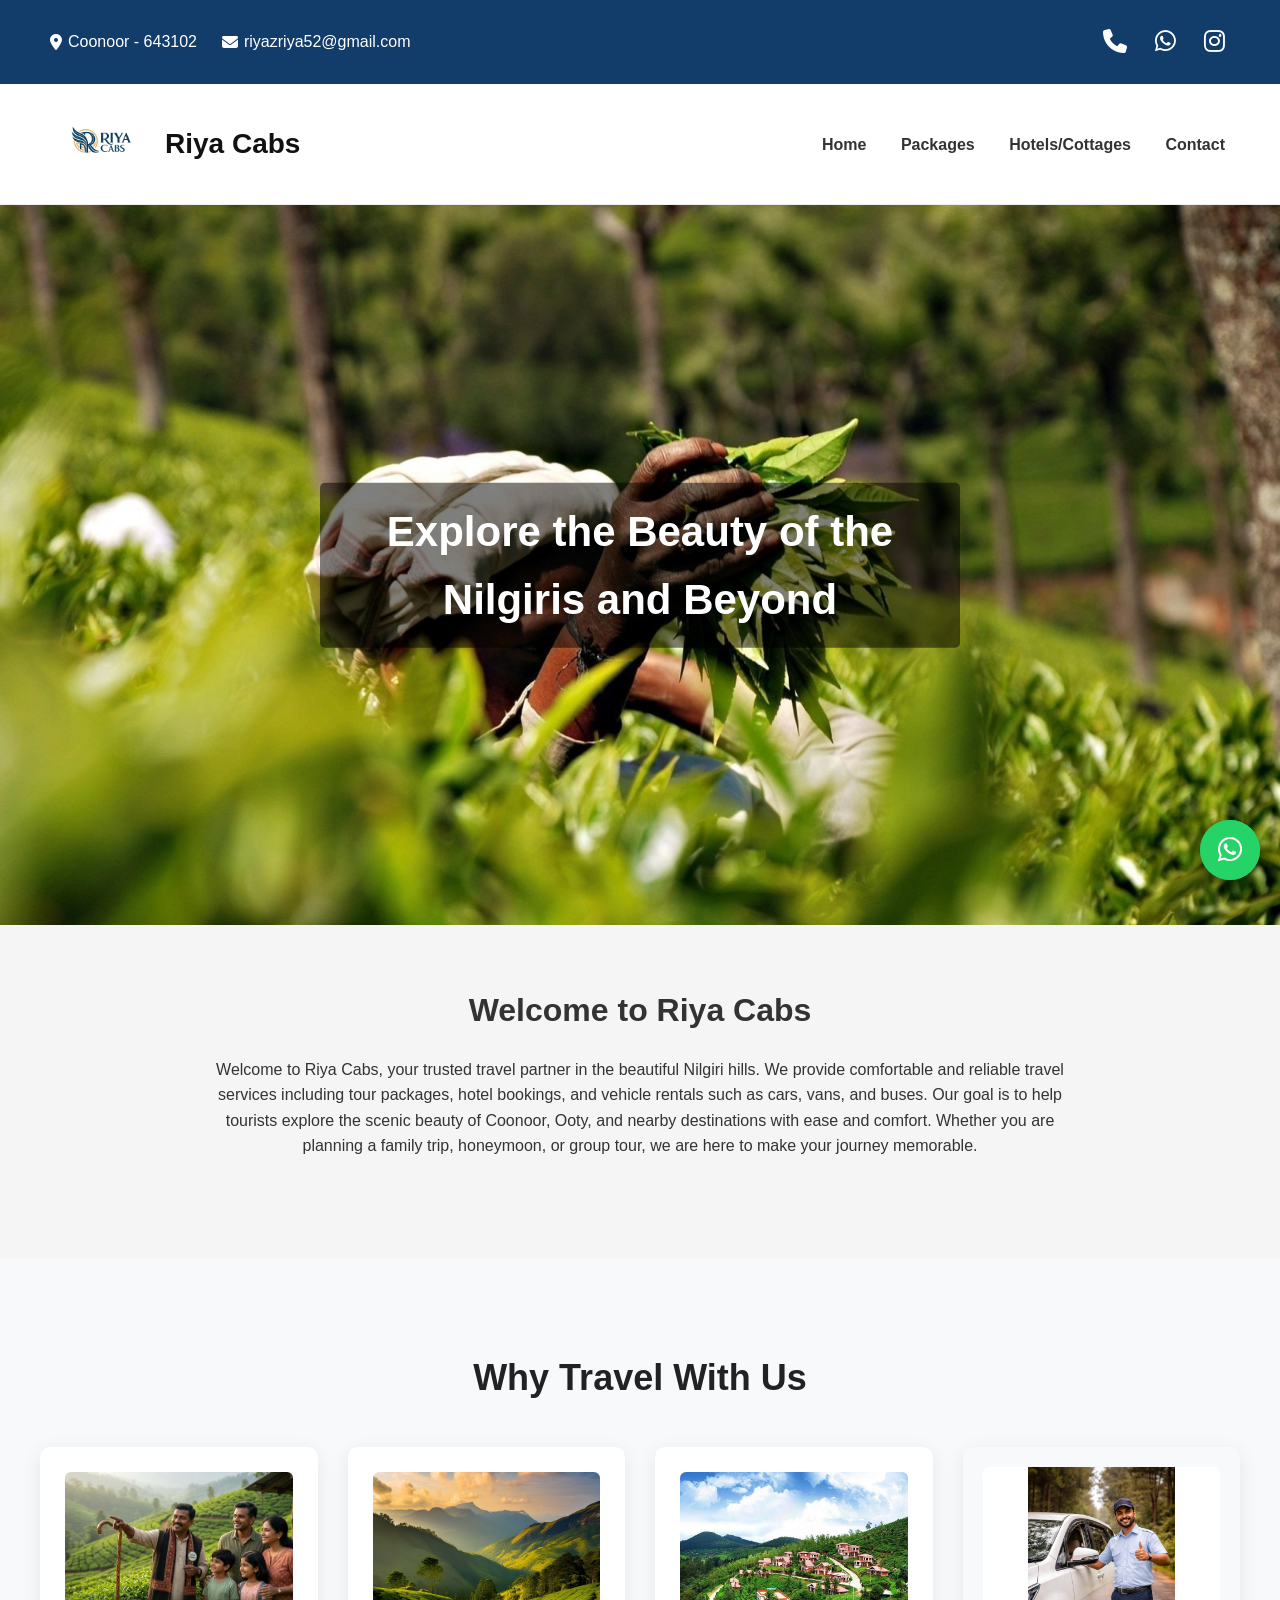
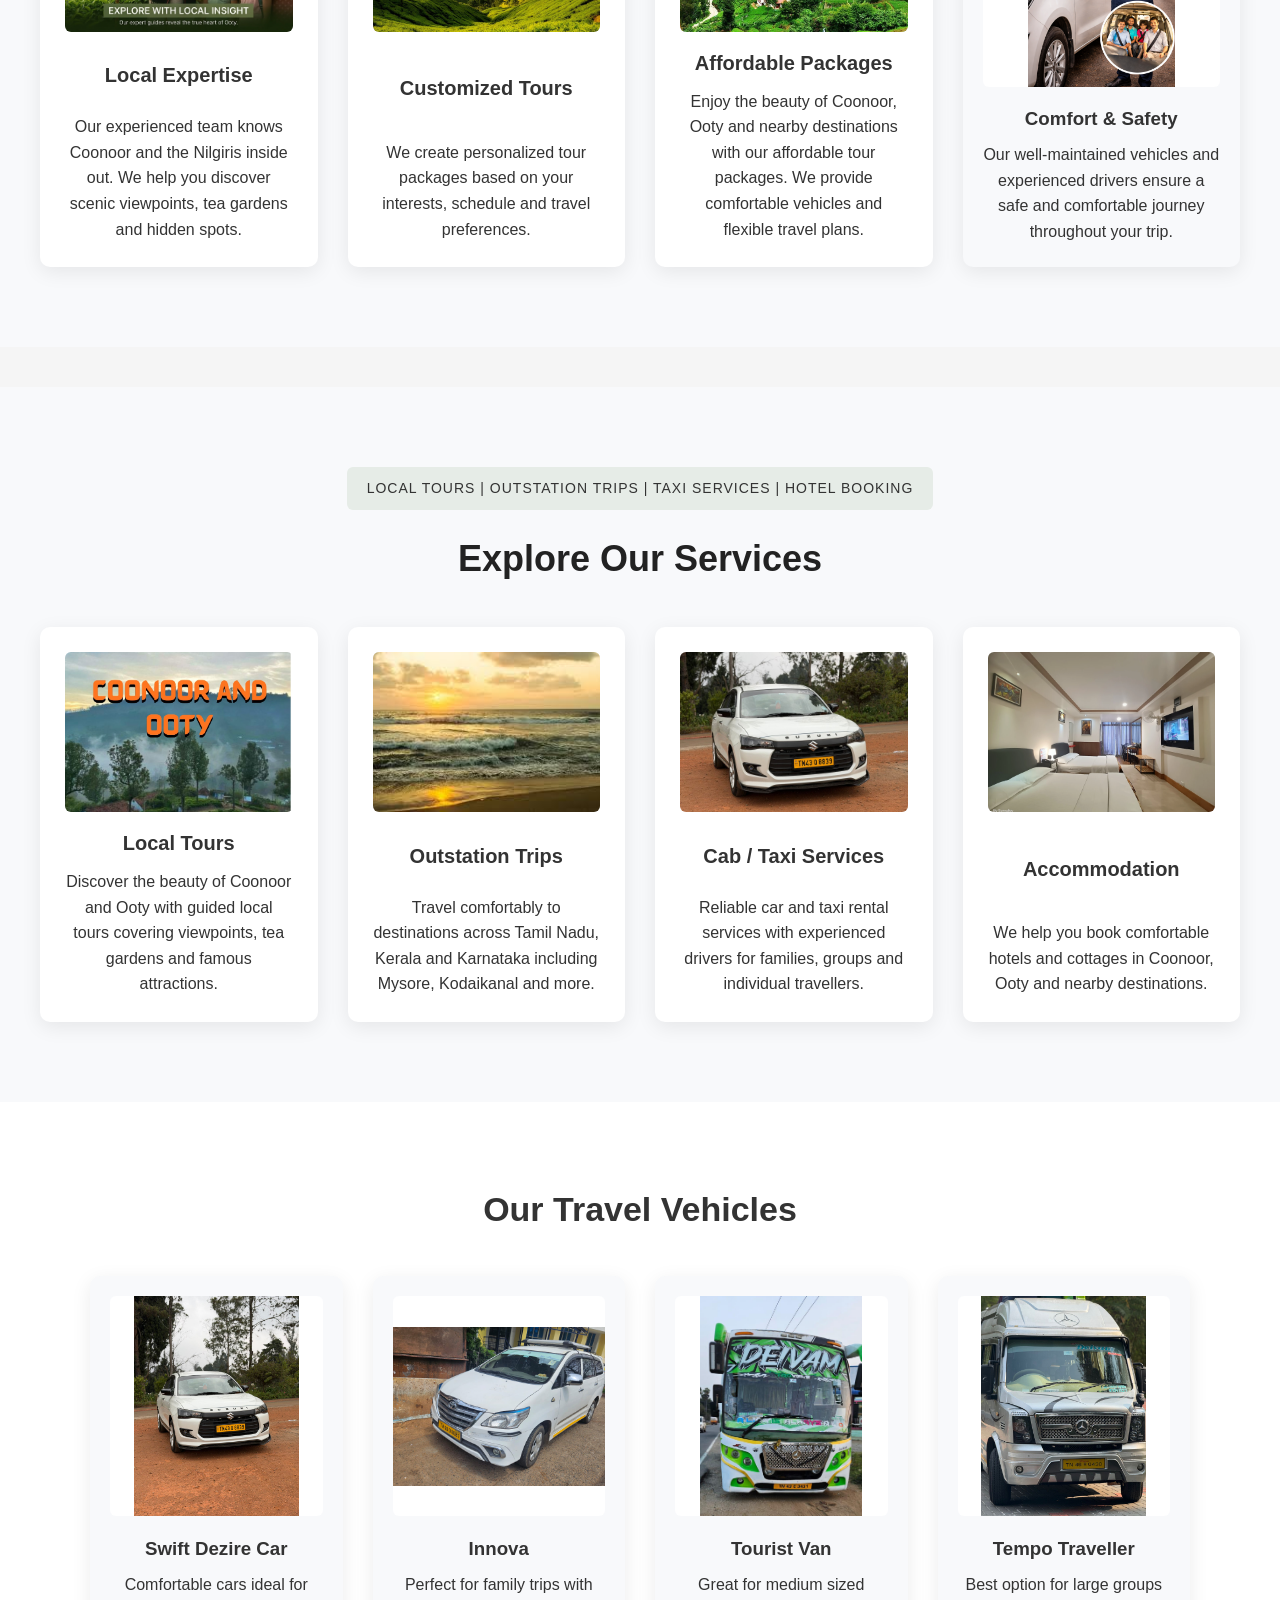
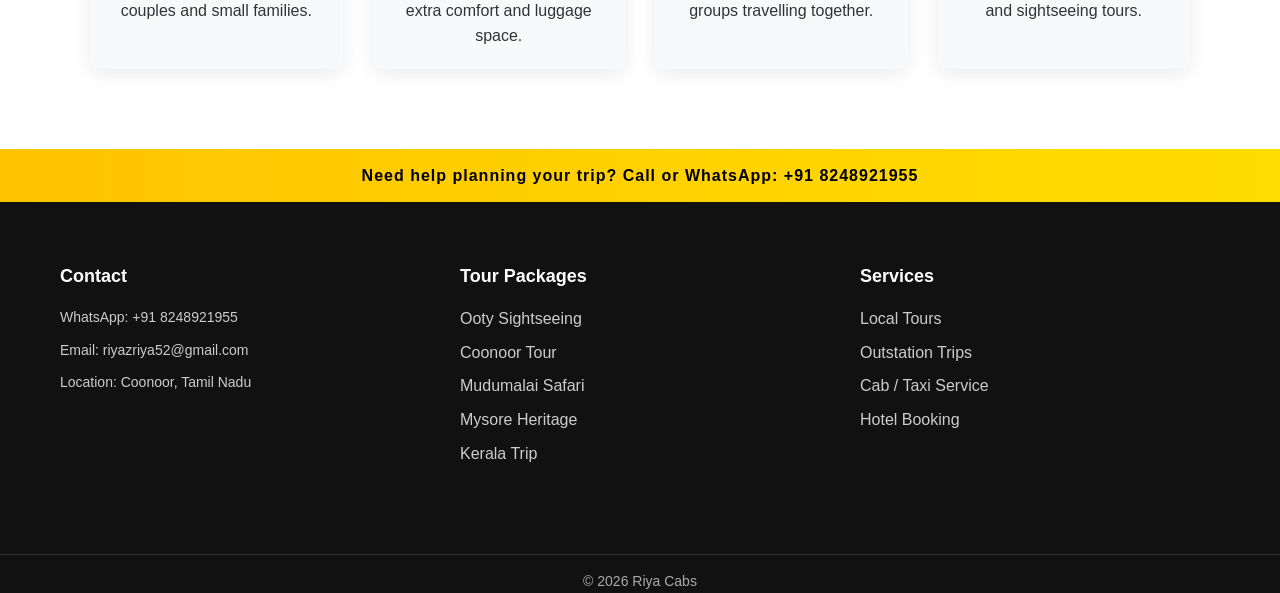
<file: index.html>
<!DOCTYPE html>
<html lang="en">
<head>
<meta charset="UTF-8">
<title>Riya Cabs | Taxi Service in Coonoor & Ooty | Airport Pickup</title>
<meta charset="UTF-8">
<meta name="description" content="Riya Cabs offers reliable taxi service in Coonoor and Ooty. Book sightseeing tours, tour packages, Mudumalai safari and airport pickup from Coimbatore or Bangalore airport.">
<meta name="google-site-verification" content="k3hba6SouyIy3YhAsFJu_Fck9pMv2CCDf76hlr6nIM0" />
<link rel="stylesheet" href="css/style.css">
<link rel="stylesheet" href="https://cdnjs.cloudflare.com/ajax/libs/font-awesome/6.5.0/css/all.min.css">
<link rel="icon" href="/images/favicon.png">
<link rel="shortcut icon" href="/images/favicon.png">
</head>
<a href="https://wa.me/918248921955" class="whatsapp-float" target="_blank">
    💬
</a>


<body>

<div class="top-bar">

<div class="top-left">
<span>
<i class="fa-solid fa-location-dot"></i>
Coonoor - 643102
</span>

<span>
<i class="fa-solid fa-envelope"></i>
<a href="mailto:riyazriya52@gmail.com">
riyazriya52@gmail.com
</a>
</span>
</div>

<div class="top-right">

<a href="tel:+916382733402">
<i class="fa-solid fa-phone"></i>
</a>

<a href="https://wa.me/918248921955" target="_blank">
<i class="fa-brands fa-whatsapp"></i>
</a>

<a href="https://www.instagram.com/riyaz_carlos__" target="_blank">
<i class="fa-brands fa-instagram"></i>
</a>

</div>

</div>

<!-- MAIN HEADER -->
<header class="main-header">

<div class="logo">
<img src="../images/Logo.jpg" alt="Riya Cabs Logo">
<span>Riya Cabs</span>
</div>

<nav>

<a href="index.html">Home</a>
<a href="/packages/">Packages</a>
<a href="/hotels-and-cottages-coonoor-ooty/">Hotels/Cottages</a>
<a href="/contact/">Contact</a>

</nav>

</header>

<!-- Hero Section -->
<section class="hero-slider">

<div class="slide active">
    <img src="images/AuntyHoldingtea.jpg">
</div>

<div class="slide">
<img src="images/boat.avif">
</div>

<div class="slide">
<img src="images/coonoor-mountain-train-1024x576.jpg">
</div>

<div class="slide">
<img src="images/tealeaves.jpg">
</div>

<div class="hero-text">
<h1>Explore the Beauty of the Nilgiris and Beyond</h1>
</div>

</section>


<!-- Intro Section -->
<section class="intro">

<h2>Welcome to Riya Cabs</h2>

<p>
Welcome to Riya Cabs, your trusted travel partner in the beautiful Nilgiri hills. 
We provide comfortable and reliable travel services including tour packages, hotel bookings, and vehicle rentals such as cars, vans, and buses.

Our goal is to help tourists explore the scenic beauty of Coonoor, Ooty, and nearby destinations with ease and comfort.

Whether you are planning a family trip, honeymoon, or group tour, we are here to make your journey memorable.
</p>

</section>


<!-- Why Travel With Us -->
<section class="services-section">

<div class="services-header">

<h2>Why Travel With Us</h2>

</div>

<div class="services-grid">

<div class="service-card">
<img src="images/LocalGuide.jpg">
<h3>Local Expertise</h3>
<p>
Our experienced team knows Coonoor and the Nilgiris inside out.
We help you discover scenic viewpoints, tea gardens and hidden spots.
</p>
</div>

<div class="service-card">
<img src="images/Nature10.jpg">
<h3>Customized Tours</h3>
<p>
We create personalized tour packages based on your interests,
schedule and travel preferences.
</p>
</div>

<div class="service-card">
<img src="images/NatureWithHouses.jpg">
<h3>Affordable Packages</h3>
<p>
Enjoy the beauty of Coonoor, Ooty and nearby destinations with our affordable tour packages.
We provide comfortable vehicles and flexible travel plans.
</p>
</div>

<div class="vehicle-card img">
<img src="images/AISafeTravel.jpg">
<h3>Comfort & Safety</h3>
<p>
Our well-maintained vehicles and experienced drivers ensure a safe
and comfortable journey throughout your trip.
</p>
</div>

</div>

</section>


<!-- What We Offer -->
<section class="services-section">

<div class="services-header">

<span class="services-tag">
LOCAL TOURS | OUTSTATION TRIPS | TAXI SERVICES | HOTEL BOOKING
</span>

<h2>Explore Our Services</h2>

</div>

<div class="services-grid">

<div class="service-card">

<img src="images/CoonoorandOoty5.jpg" alt="Ooty">

<h3>Local Tours</h3>

<p>
Discover the beauty of Coonoor and Ooty with guided local tours covering viewpoints, tea gardens and famous attractions.
</p>

</div>


<div class="service-card">

<img src="images/Beach.jpg" alt="Kerala">


<h3>Outstation Trips</h3>

<p>
Travel comfortably to destinations across Tamil Nadu, Kerala and Karnataka including Mysore, Kodaikanal and more.
</p>

</div>


<div class="service-card">

<img src="images/car2.jpeg" alt="Taxi">

<h3>Cab / Taxi Services</h3>

<p>
Reliable car and taxi rental services with experienced drivers for families, groups and individual travellers.
</p>

</div>


<div class="service-card">

<img src="images/StayRoom2.webp">

<h3>Accommodation</h3>

<p>
We help you book comfortable hotels and cottages in Coonoor, Ooty and nearby destinations.
</p>

</div>

</div>

</section>


<section class="vehicles-section">

<h2>Our Travel Vehicles</h2>

<div class="vehicles-grid">

<div class="vehicle-card">
<img src="images/car2.jpeg">
<h3>Swift Dezire Car</h3>
<p>Comfortable cars ideal for couples and small families.</p>
</div>

<div class="vehicle-card">
<img src="/images/Innova.jpg">
<h3>Innova</h3>
<p>Perfect for family trips with extra comfort and luggage space.</p>
</div>

<div class="vehicle-card">
<img src="/images/Van.jpg" class="vehicle-img">
<h3>Tourist Van</h3>
<p>Great for medium sized groups travelling together.</p>
</div>

<div class="vehicle-card">
<img src="images/TempoFront.jpeg">
<h3>Tempo Traveller</h3>
<p>Best option for large groups and sightseeing tours.</p>
</div>

</div>

</section>

<!-- Footer -->
<footer class="footer">

<div class="support-bar">
Need help planning your trip? Call or WhatsApp: +91 8248921955
</div>

<div class="footer-container">

<div class="footer-col">
<h3>Contact</h3>
<p>WhatsApp: +91 8248921955</p>
<p>Email: riyazriya52@gmail.com</p>
<p>Location: Coonoor, Tamil Nadu</p>
</div>

<div class="footer-col">
<h3>Tour Packages</h3>
<ul>
<li>Ooty Sightseeing</li>
<li>Coonoor Tour</li>
<li>Mudumalai Safari</li>
<li>Mysore Heritage</li>
<li>Kerala Trip</li>
</ul>
</div>

<div class="footer-col">
<h3>Services</h3>
<ul>
<li>Local Tours</li>
<li>Outstation Trips</li>
<li>Cab / Taxi Service</li>
<li>Hotel Booking</li>
</ul>
</div>

</div>

<div class="footer-bottom">
© 2026 Riya Cabs
</div>

</footer>

<script>

let slides = document.querySelectorAll(".slide");
let index = 0;

function showSlides(){

slides[index].classList.remove("active");

index++;

if(index >= slides.length){
index = 0;
}

slides[index].classList.add("active");

}

setInterval(showSlides,4000);


</script>

<a href="https://wa.me/918248921955?text=Hello%20Riya%20Cabs,%20I%20want%20to%20book%20a%20tour."
class="whatsapp-float"
target="_blank">

<i class="fa-brands fa-whatsapp"></i>

</body>
</html>
</file>
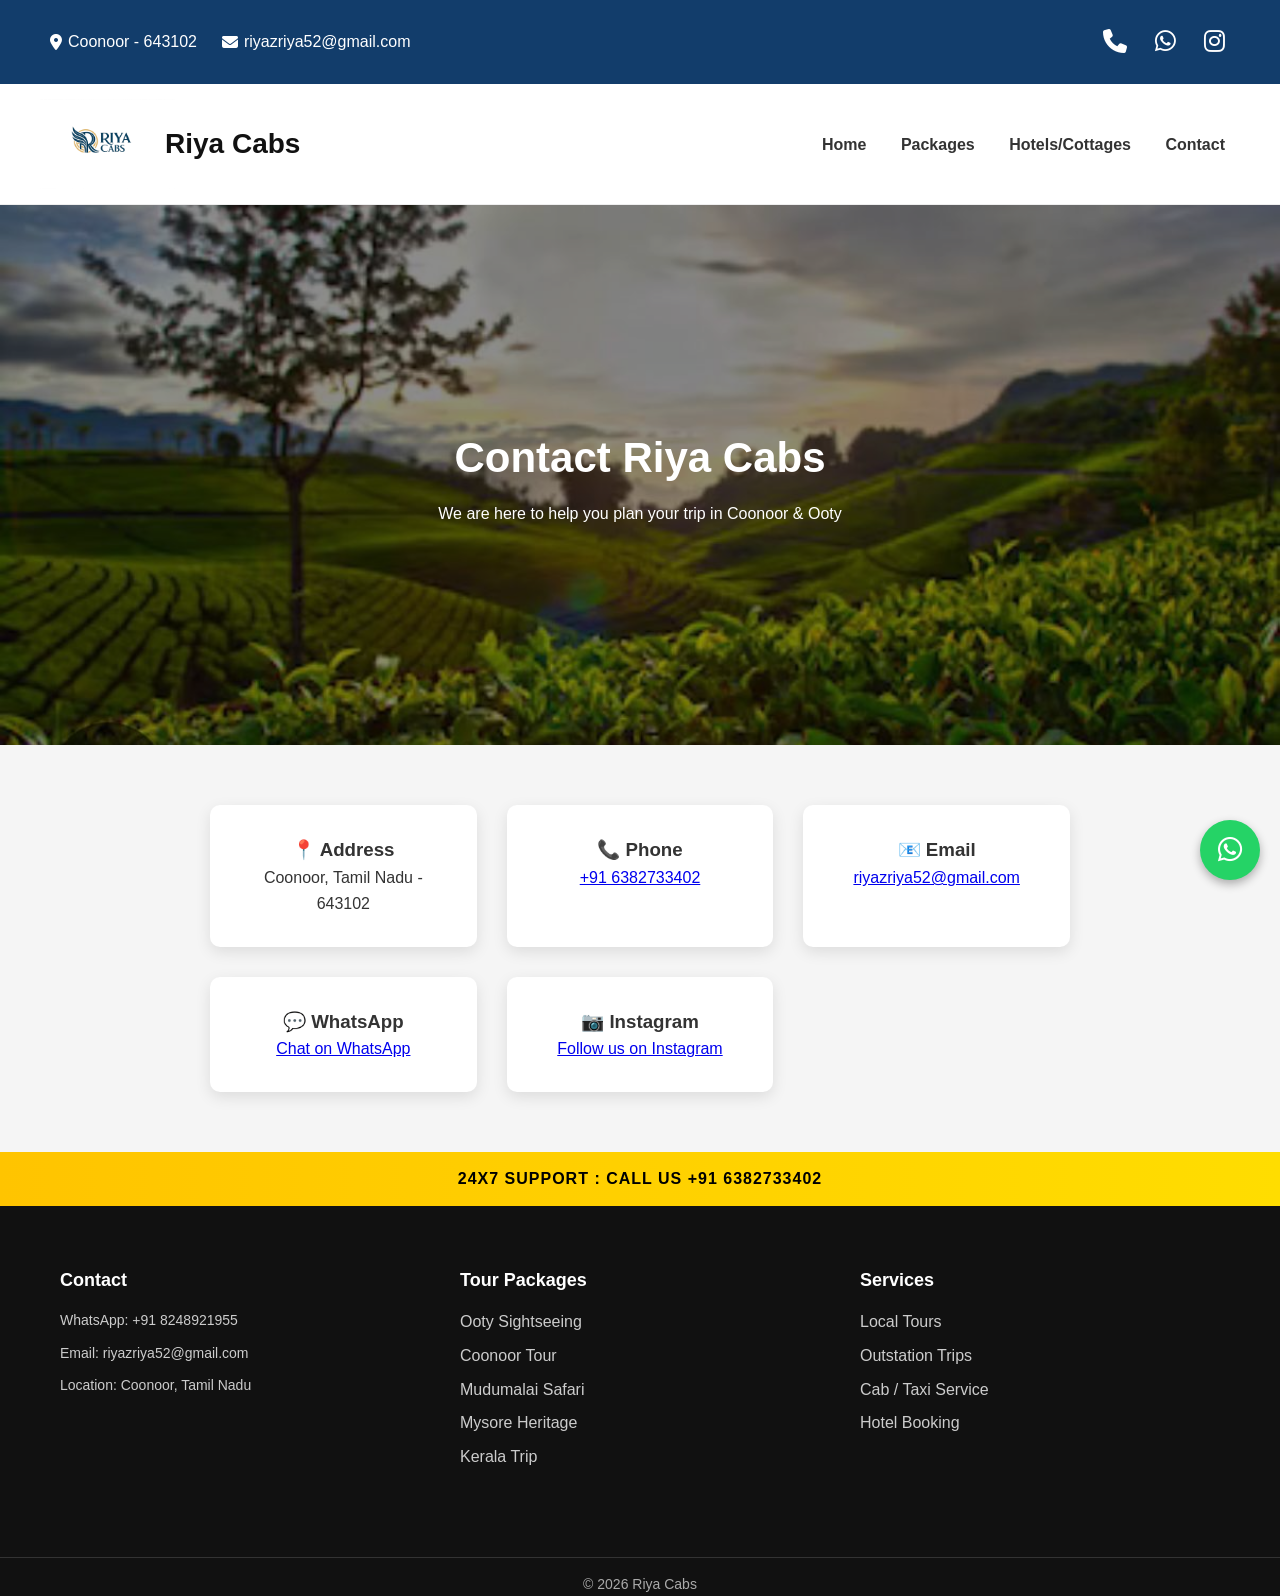
<file: contact/index.html>
<!DOCTYPE html>
<html lang="en">
<head>
<meta charset="UTF-8">
<title>Hotels & Cottages in Coonoor Ooty | Homestay Booking</title>
<meta name="description" content="Contact Riya Cabs for taxi booking in Coonoor and Ooty. Call or WhatsApp for tour packages, sightseeing trips, hotel booking and airport pickup from Coimbatore or Bangalore airport.">
<link rel="stylesheet" href="../css/style.css">
<link rel="stylesheet" href="https://cdnjs.cloudflare.com/ajax/libs/font-awesome/6.5.0/css/all.min.css">
</head>

<body>

    <div class="top-bar">

<div class="top-left">
<span>
<i class="fa-solid fa-location-dot"></i>
Coonoor - 643102
</span>

<span>
<i class="fa-solid fa-envelope"></i>
<a href="mailto:riyazriya52@gmail.com">
riyazriya52@gmail.com
</a>
</span>
</div>

<div class="top-right">

<a href="tel:+916382733402">
<i class="fa-solid fa-phone"></i>
</a>

<a href="https://wa.me/918248921955" target="_blank">
<i class="fa-brands fa-whatsapp"></i>
</a>

<a href="https://www.instagram.com/riyaz_carlos__" target="_blank">
<i class="fa-brands fa-instagram"></i>
</a>

</div>

</div>


<header class="main-header">

<div class="logo">
<img src="../images/Logo.jpg" alt="Riya Cabs Logo">
<span>Riya Cabs</span>
</div>

<nav>
<a href="../index.html">Home</a>
<a href="/packages/">Packages</a>
<a href="/hotels-and-cottages-coonoor-ooty/">Hotels/Cottages</a>
<a href="/contact/">Contact</a>
</nav>

</header>

<section class="page-hero contact-hero">

<h1>Contact Riya Cabs</h1>
<p>We are here to help you plan your trip in Coonoor & Ooty</p>

</section>

<!-- Contact Cards -->
<section class="contact-container">

<div class="contact-box">
<h3>📍 Address</h3>
<p>Coonoor, Tamil Nadu - 643102</p>
</div>

<div class="contact-box">
<h3>📞 Phone</h3>
<p>
<a href="tel:+916382733402">+91 6382733402</a>
</p>
</div>

<div class="contact-box">
<h3>📧 Email</h3>
<p>
<a href="mailto:riyazriya52@gmail.com">
riyazriya52@gmail.com
</a>
</p>
</div>

<div class="contact-box">
<h3>💬 WhatsApp</h3>
<p>
<a href="https://wa.me/918248921955" target="_blank">
Chat on WhatsApp
</a>
</p>
</div>

<div class="contact-box">
<h3>📷 Instagram</h3>
<p>
<a href="https://www.instagram.com/riyaz_carlos__" target="_blank">
Follow us on Instagram
</a>

</p>
</div>

</section>


<!-- Footer -->
<footer class="footer">

<div class="support-bar">
24X7 SUPPORT : CALL US +91 6382733402
</div>

<div class="footer-container">

<div class="footer-col">
<h3>Contact</h3>
<p>WhatsApp: +91 8248921955</p>
<p>Email: riyazriya52@gmail.com</p>
<p>Location: Coonoor, Tamil Nadu</p>
</div>

<div class="footer-col">
<h3>Tour Packages</h3>
<ul>
<li>Ooty Sightseeing</li>
<li>Coonoor Tour</li>
<li>Mudumalai Safari</li>
<li>Mysore Heritage</li>
<li>Kerala Trip</li>
</ul>
</div>

<div class="footer-col">
<h3>Services</h3>
<ul>
<li>Local Tours</li>
<li>Outstation Trips</li>
<li>Cab / Taxi Service</li>
<li>Hotel Booking</li>
</ul>
</div>

</div>

<div class="footer-bottom">
© 2026 Riya Cabs
</div>

</footer>

<a href="https://wa.me/918248921955?text=Hello%20Riya%20Cabs,%20I%20want%20to%20book%20a%20tour."
class="whatsapp-float"
target="_blank">

<i class="fa-brands fa-whatsapp"></i>

</body>
</html>
</file>
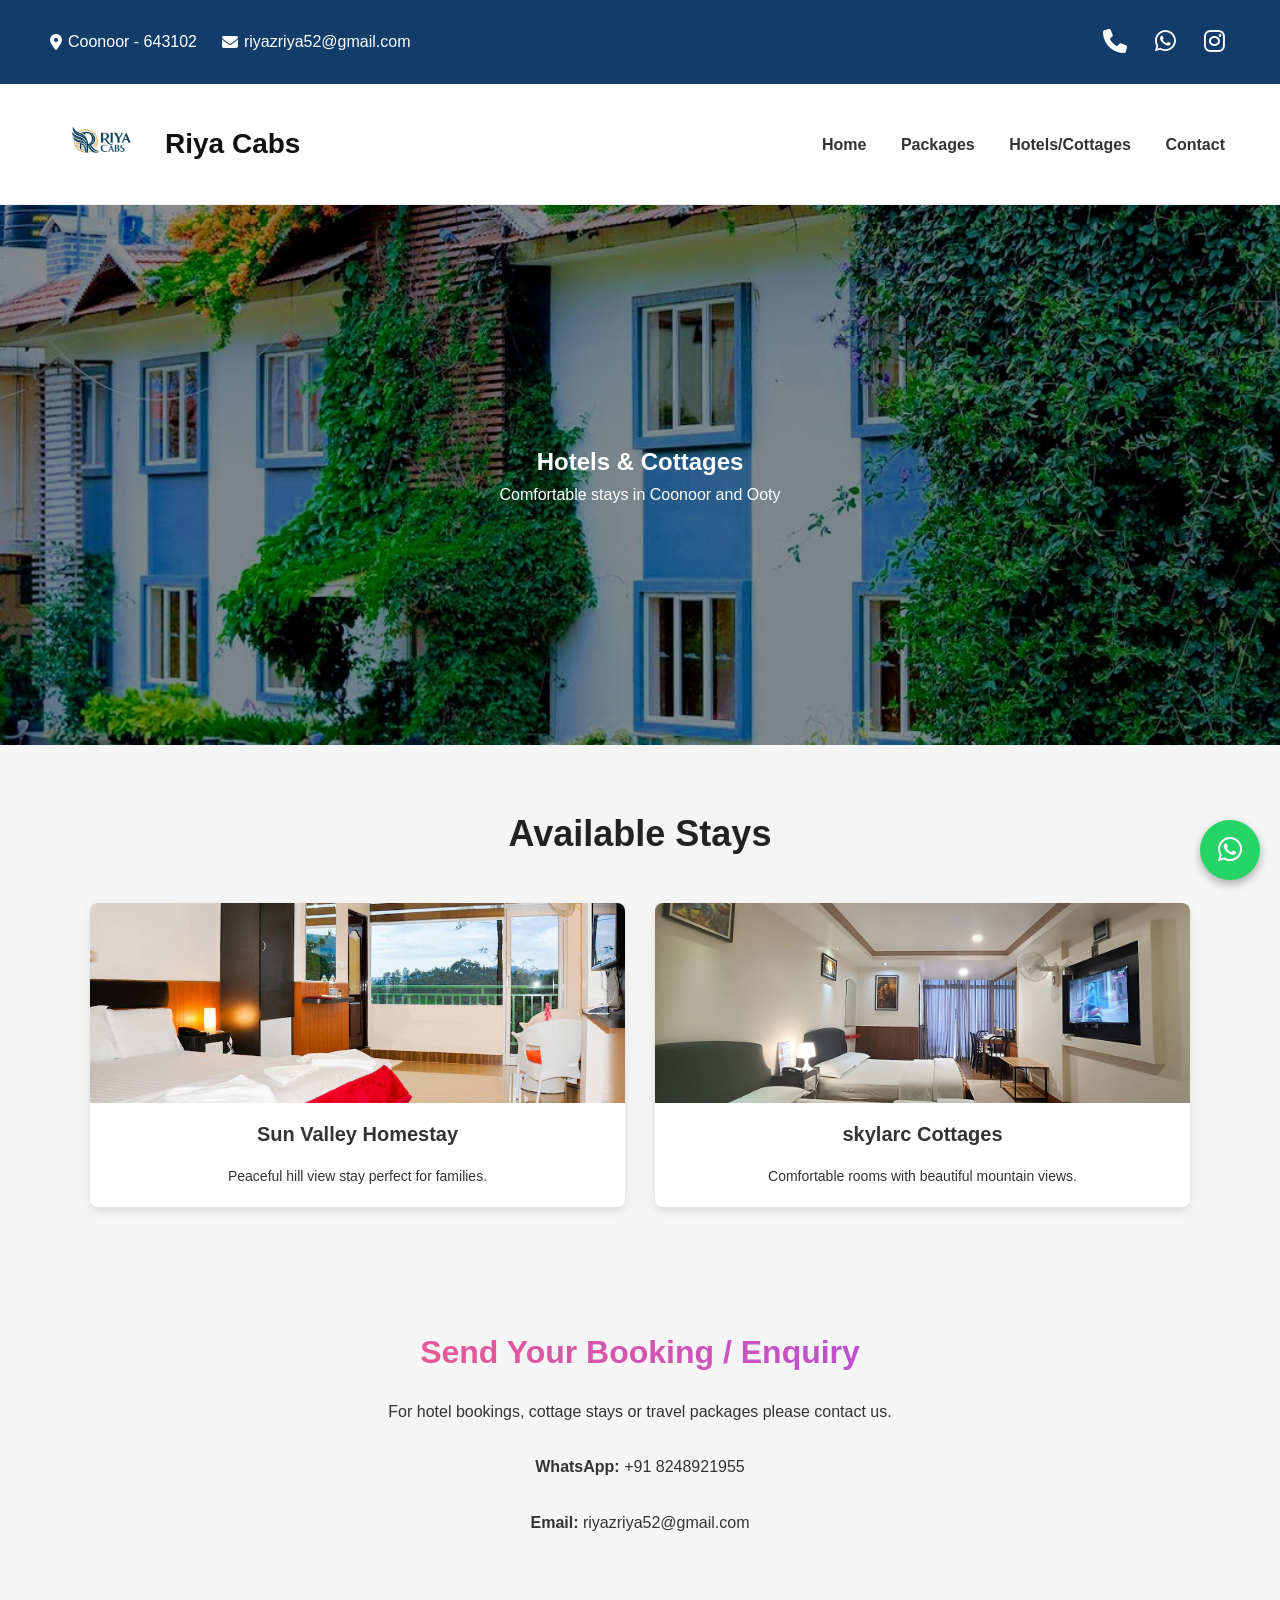
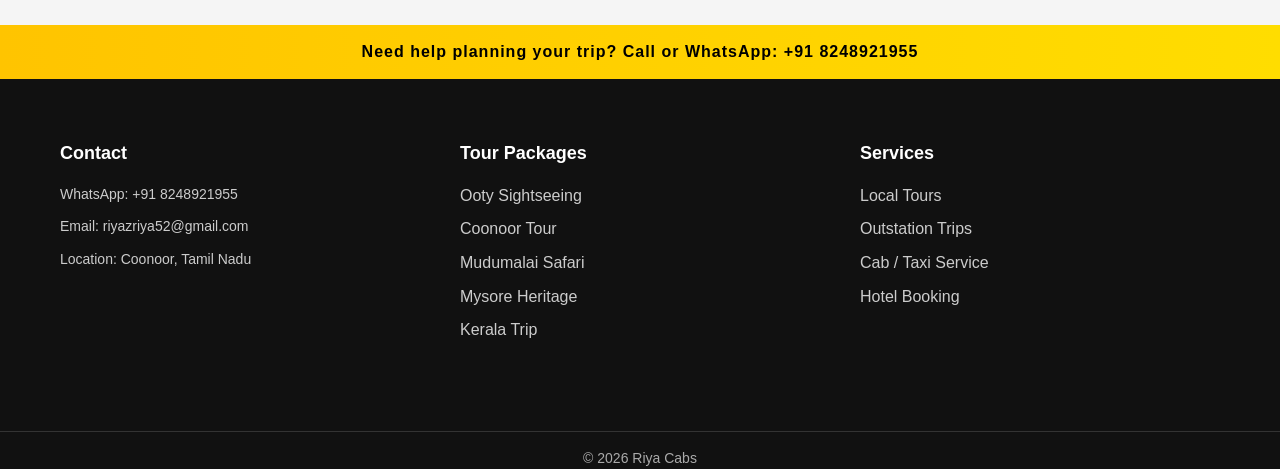
<file: hotels-and-cottages-coonoor-ooty/index.html>
<!DOCTYPE html>
<html lang="en">
<head>
<meta charset="UTF-8">
<title>Ooty Coonoor Tour Packages | Taxi Sightseeing | Riya Cabs</title>
<meta name="description" content="Find comfortable hotels and cottages in Coonoor and Ooty with Riya Cabs. Book peaceful homestays, cottages and hill view stays along with taxi service and tour packages.">
<link rel="stylesheet" href="../css/style.css">
<link rel="stylesheet" href="https://cdnjs.cloudflare.com/ajax/libs/font-awesome/6.5.0/css/all.min.css">
</head>

<body>
<div class="top-bar">

<div class="top-left">
<span>
<i class="fa-solid fa-location-dot"></i>
Coonoor - 643102
</span>

<span>
<i class="fa-solid fa-envelope"></i>
<a href="mailto:riyazriya52@gmail.com">
riyazriya52@gmail.com
</a>
</span>
</div>

<div class="top-right">

<a href="tel:+916382733402">
<i class="fa-solid fa-phone"></i>
</a>

<a href="https://wa.me/918248921955" target="_blank">
<i class="fa-brands fa-whatsapp"></i>
</a>

<a href="https://www.instagram.com/riyaz_carlos__" target="_blank">
<i class="fa-brands fa-instagram"></i>
</a>

</div>

</div>
<header class="main-header">

<div class="logo">
<img src="../images/Logo.jpg" alt="Riya Cabs Logo">
<span>Riya Cabs</span>
</div>

<nav>
<a href="../index.html">Home</a>
<a href="/packages/">Packages</a>
<a href="/hotels-and-cottages-coonoor-ooty/">Hotels/Cottages</a>
<a href="/contact/">Contact</a>
</nav>

</header>


<!-- Page Banner -->
<section class="page-hero hotels-hero">

<h1>Hotels & Cottages</h1>
<p>Comfortable stays in Coonoor and Ooty</p>

</section>


<!-- Hotels Section -->
<section class="tour-packages">

<h2 class="section-title">Available Stays</h2>

<div class="package-grid">

<div class="package-card">
<img src="../images/SunvalleyRoom.jpg">
<h3>Sun Valley Homestay</h3>
<p>Peaceful hill view stay perfect for families.</p>
</div>

<div class="package-card">
<img src="../images/StayRoom2.webp">
<h3>skylarc Cottages</h3>
<p>Comfortable rooms with beautiful mountain views.</p>
</div>


</div>

</section>



<!-- Booking Section -->
<section class="section">

<h2>Send Your Booking / Enquiry</h2>

<p>
For hotel bookings, cottage stays or travel packages please contact us.
</p>

<p><b>WhatsApp:</b> +91 8248921955</p>
<p><b>Email:</b> riyazriya52@gmail.com</p>

</section>



<!-- Footer -->
<footer class="footer">

<div class="support-bar">
Need help planning your trip? Call or WhatsApp: +91 8248921955
</div>

<div class="footer-container">

<div class="footer-col">
<h3>Contact</h3>
<p>WhatsApp: +91 8248921955</p>
<p>Email: riyazriya52@gmail.com</p>
<p>Location: Coonoor, Tamil Nadu</p>
</div>

<div class="footer-col">
<h3>Tour Packages</h3>
<ul>
<li>Ooty Sightseeing</li>
<li>Coonoor Tour</li>
<li>Mudumalai Safari</li>
<li>Mysore Heritage</li>
<li>Kerala Trip</li>
</ul>
</div>

<div class="footer-col">
<h3>Services</h3>
<ul>
<li>Local Tours</li>
<li>Outstation Trips</li>
<li>Cab / Taxi Service</li>
<li>Hotel Booking</li>
</ul>
</div>

</div>

<div class="footer-bottom">
© 2026 Riya Cabs
</div>

</footer>

<a href="https://wa.me/918248921955?text=Hello%20Riya%20Cabs,%20I%20want%20to%20book%20a%20tour."
class="whatsapp-float"
target="_blank">

<i class="fa-brands fa-whatsapp"></i>
</body>
</html>
</file>
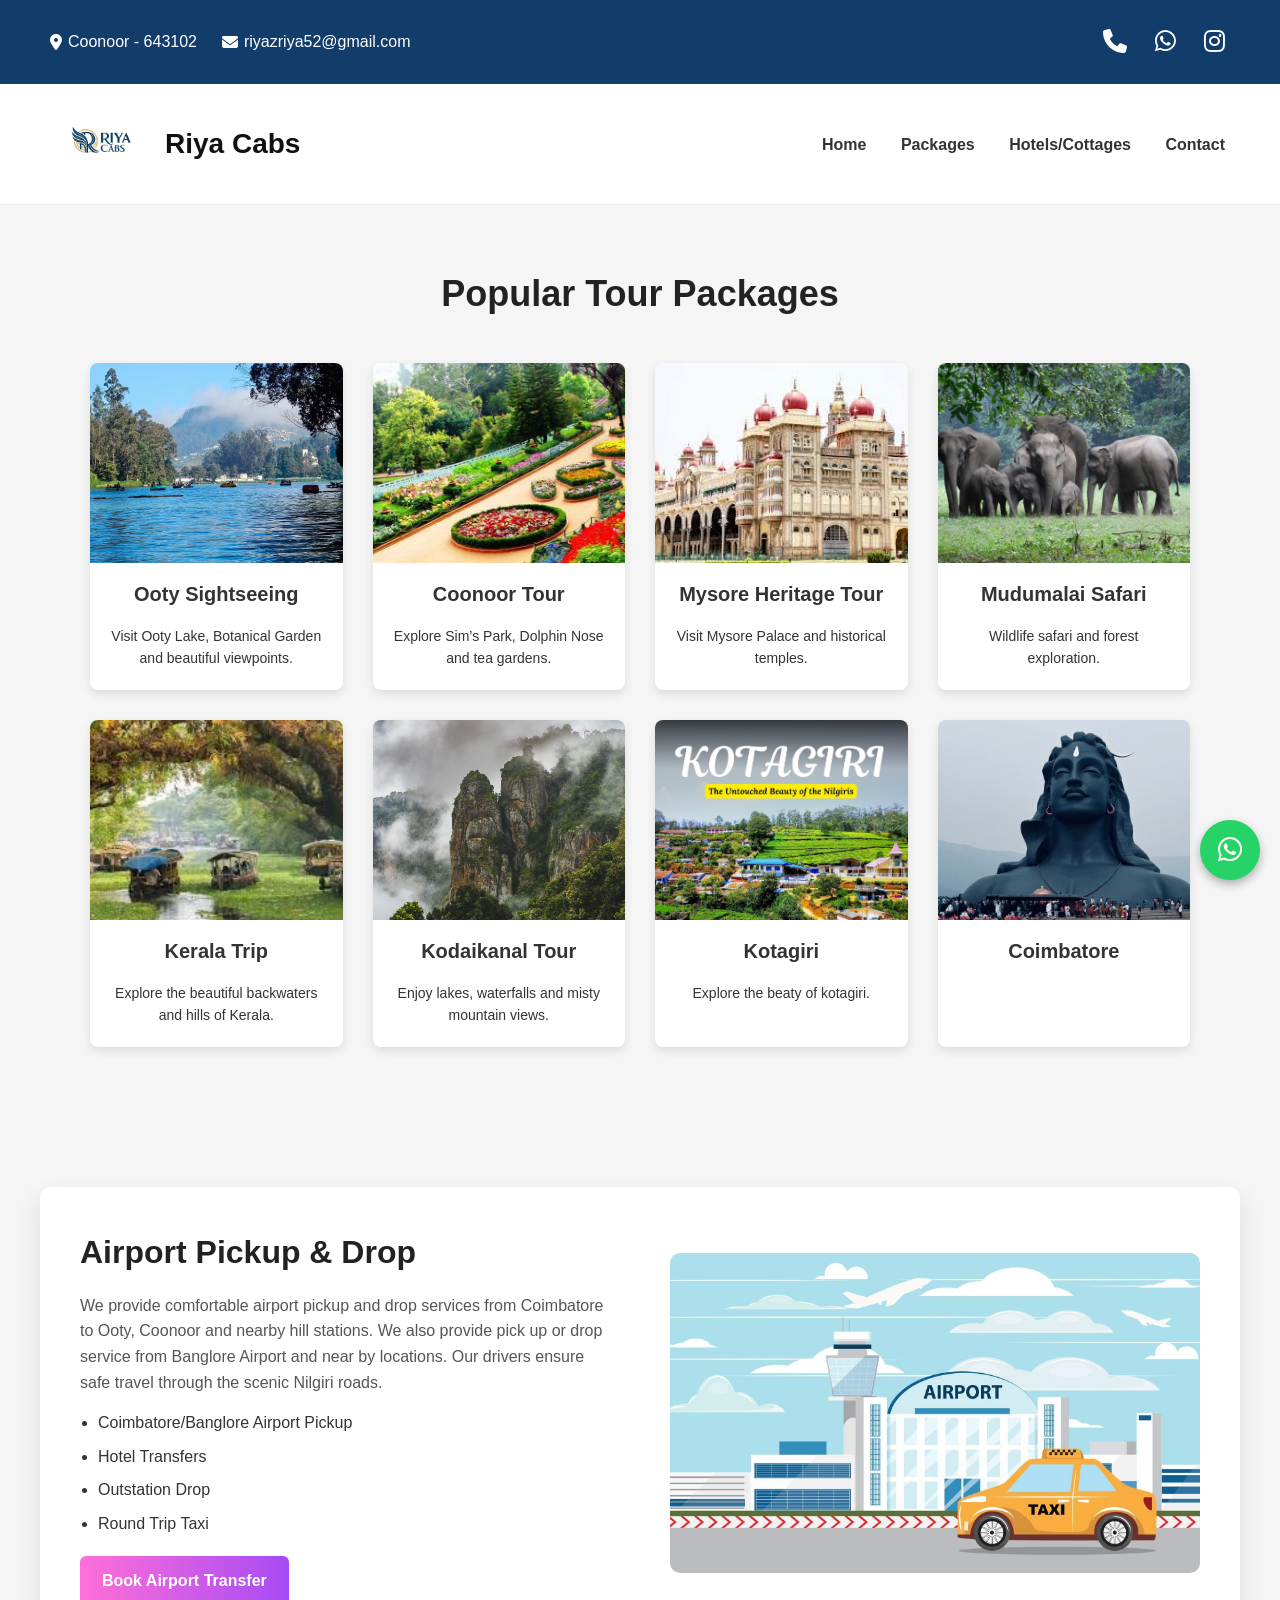
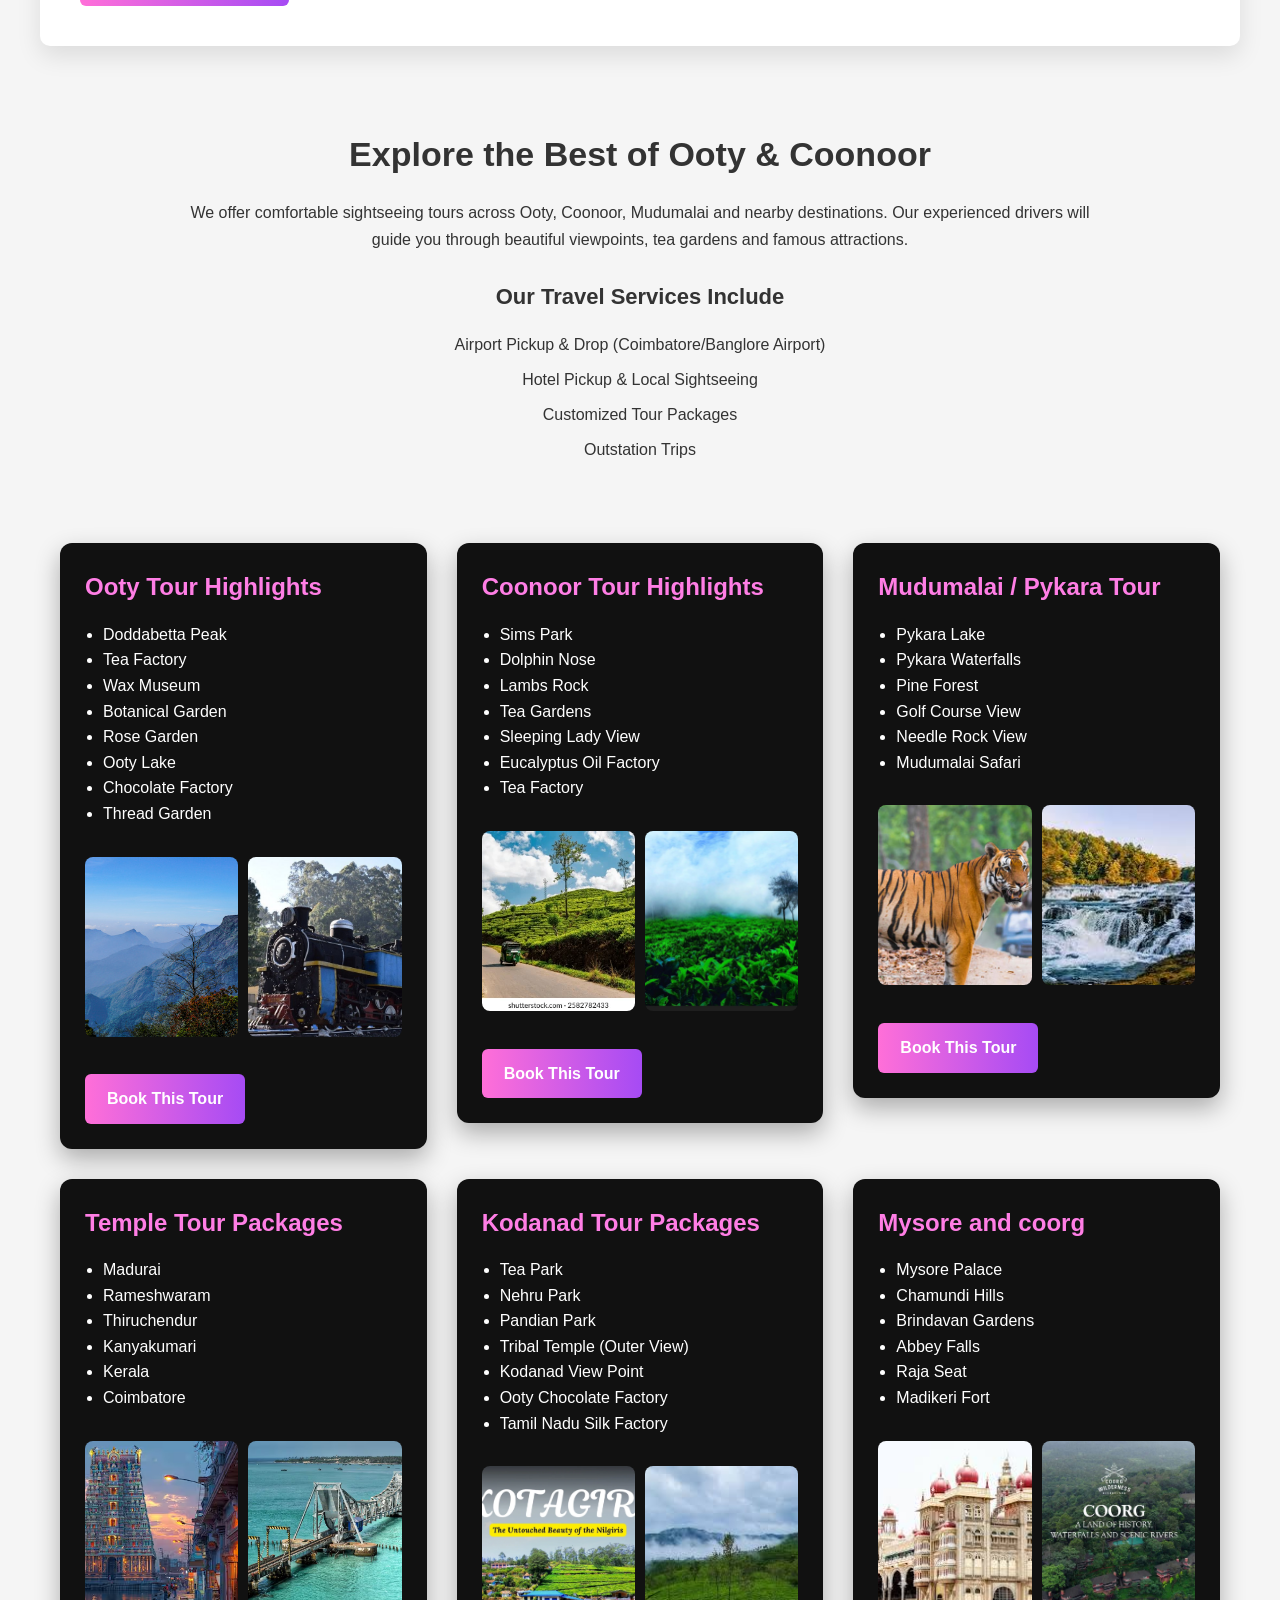
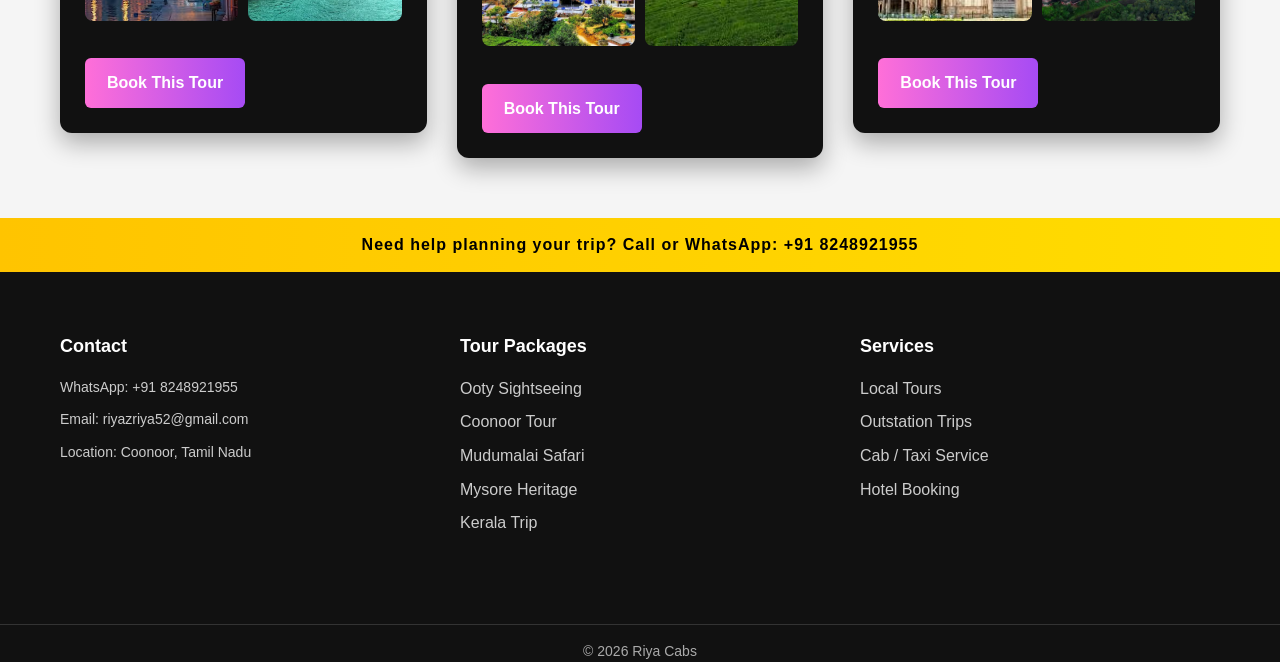
<file: packages/index.html>
<!DOCTYPE html>
<html>
<head>
<title>Hotels & Cottages in Coonoor Ooty | Homestay Booking</title>
<meta name="description" content="Explore Ooty and Coonoor with our affordable tour packages. Visit Doddabetta Peak, Botanical Garden, Mudumalai Safari, Mysore, Coorg and temple tours with Riya Cabs taxi service.">
<link rel="stylesheet" href="../css/style.css">
<link rel="stylesheet" href="https://cdnjs.cloudflare.com/ajax/libs/font-awesome/6.5.0/css/all.min.css">

</head>

<body>
<div class="top-bar">

<div class="top-left">
<span>
<i class="fa-solid fa-location-dot"></i>
Coonoor - 643102
</span>

<span>
<i class="fa-solid fa-envelope"></i>
<a href="mailto:riyazriya52@gmail.com">
riyazriya52@gmail.com
</a>
</span>
</div>

<div class="top-right">

<a href="tel:+916382733402">
<i class="fa-solid fa-phone"></i>
</a>

<a href="https://wa.me/918248921955" target="_blank">
<i class="fa-brands fa-whatsapp"></i>
</a>

<a href="https://www.instagram.com/riyaz_carlos__" target="_blank">
<i class="fa-brands fa-instagram"></i>
</a>

</div>

</div>
<header class="main-header">

<div class="logo">
<img src="../images/Logo.jpg" alt="Riya Cabs Logo">
<span>Riya Cabs</span>
</div>

<nav>
<a href="../index.html">Home</a>
<a href="/packages/">Packages</a>
<a href="/hotels-and-cottages-coonoor-ooty/">Hotels/Cottages</a>
<a href="/contact/">Contact</a>
</nav>

</header>


<section class="tour-packages">

<h2 class="section-title">Popular Tour Packages</h2>

<div class="package-grid">

<div class="package-card">
<img  src = "../images/ootyLake.jpg" alt="Ooty">
<h3>Ooty Sightseeing</h3>
<p>Visit Ooty Lake, Botanical Garden and beautiful viewpoints.</p>
</div>

<div class="package-card">
<img src="../images/SimsParkCoonoor.jpg" alt="Coonoor">
<h3>Coonoor Tour</h3>
<p>Explore Sim’s Park, Dolphin Nose and tea gardens.</p>
</div>

<div class="package-card">
<img src="../images/MysorePalace.jpg" alt="Mysore">
<h3>Mysore Heritage Tour</h3>
<p>Visit Mysore Palace and historical temples.</p>
</div>

<div class="package-card">
<img src="../images/Elephants.jpg" alt="Mudumalai">
<h3>Mudumalai Safari</h3>
<p>Wildlife safari and forest exploration.</p>
</div>

<div class="package-card">
<img src="../images/KeralaBoat.jpg" alt="Kerala">
<h3>Kerala Trip</h3>
<p>Explore the beautiful backwaters and hills of Kerala.</p>
</div>

<div class="package-card">
<img src="../images/Kodiakanal.avif" alt="Kodaikanal">
<h3>Kodaikanal Tour</h3>
<p>Enjoy lakes, waterfalls and misty mountain views.</p>
</div>


<div class="package-card">
<img src="../images/kotagiri.webp" alt="Kerala">
<h3>Kotagiri</h3>
<p>Explore the beaty of kotagiri.</p>
</div>


<div class="package-card">
<img src="../images/CoimbatoooreIsha.jpg" alt="Kerala">
<h3>Coimbatore</h3>
</div>

</div>

</section>

<section class="airport-section">

<div class="airport-text">

<h2>Airport Pickup & Drop</h2>

<p>
We provide comfortable airport pickup and drop services from
Coimbatore to Ooty, Coonoor and nearby hill stations.
We also provide pick up or drop service from Banglore Airport 
and near by locations.

Our drivers ensure safe travel through the scenic Nilgiri roads.
</p>

<ul>
<li>Coimbatore/Banglore Airport Pickup</li>
<li>Hotel Transfers</li>
<li>Outstation Drop</li>
<li>Round Trip Taxi</li>
</ul>

<a href="https://wa.me/918248921955?text=Hello%20Riya%20Cabs,%20I%20want%20to%20book%20an%20airport%20transfer%20(Coimbatore%20/%20Bangalore)."
class="tour-btn">
Book Airport Transfer
</a>
</div>

<div class="airport-image">
<img src="../images/airport_pickup.jpg">
</div>

</section>


<section class="tour-intro">

<h2>Explore the Best of Ooty & Coonoor</h2>

<p>
We offer comfortable sightseeing tours across Ooty, Coonoor, Mudumalai and nearby destinations.
Our experienced drivers will guide you through beautiful viewpoints, tea gardens and famous attractions.
</p>

<h3>Our Travel Services Include</h3>

<ul>
<li>Airport Pickup & Drop (Coimbatore/Banglore Airport)</li>
<li>Hotel Pickup & Local Sightseeing</li>
<li>Customized Tour Packages</li>
<li>Outstation Trips</li>
</ul>

</section>

<section class="tour-list-section">

<div class="tour-list-card">
<h2>Ooty Tour Highlights</h2>
<ul>
<li>Doddabetta Peak</li>
<li>Tea Factory</li>
<li>Wax Museum</li>
<li>Botanical Garden</li>
<li>Rose Garden</li>
<li>Ooty Lake</li>
<li>Chocolate Factory</li>
<li>Thread Garden</li>
</ul>
<div class="tour-images">

<img src="../images/DoddabettaPeakOoty.jpg">
<div class="small-images">

<img src="../images/engine-replica-piece.jpg">
</div>
</div>
<a href="https://wa.me/918248921955?text=Hello%20Riya%20Cabs,%20I%20want%20to%20book%20a%20tour."
class="tour-btn">
Book This Tour
</a>

</div>


<div class="tour-list-card">

    
<h2>Coonoor Tour Highlights</h2>
<ul>
<li>Sims Park</li>
<li>Dolphin Nose</li>
<li>Lambs Rock</li>
<li>Tea Gardens</li>
<li>Sleeping Lady View</li>
<li>Eucalyptus Oil Factory</li>
<li>Tea Factory</li>
</ul>

<div class="tour-images">


<img src="../images/RoadWithTeaPlantation.webp">
<div class="small-images">


<img src="../images/tealeaves.jpg">
</div>
</div>
<a href="https://wa.me/918248921955?text=Hello%20Riya%20Cabs,%20I%20want%20to%20book%20a%20tour."
class="tour-btn">
Book This Tour
</a>

</div>

<div class="tour-list-card">

<h2>Mudumalai / Pykara Tour</h2>

<ul>
<li>Pykara Lake</li>
<li>Pykara Waterfalls</li>
<li>Pine Forest</li>
<li>Golf Course View</li>
<li>Needle Rock View</li>
<li>Mudumalai Safari</li>
</ul>

<div class="tour-images">

<img src="../images/tiger-trip-mudumalai.jpg">
<div class="small-images">

<img src="../images/Pykara.jpg">
</div>
</div>
<a href="https://wa.me/918248921955?text=Hello%20Riya%20Cabs,%20I%20want%20to%20book%20a%20tour."
class="tour-btn">
Book This Tour
</a>

</div>

<div class="tour-list-card">

<h2>Temple Tour Packages</h2>

<ul>
<li>Madurai</li>
<li>Rameshwaram</li>
<li>Thiruchendur</li>
<li>Kanyakumari</li>
<li>Kerala</li>
<li>Coimbatore</li>
</ul>

<div class="tour-images">

<img src="../images/MeenakshiTemple.avif" class="main-img">

<div class="small-images">
<img src="../images/m_Rameshwaram_tv_destination_img_1_l_668_1183.avif">
</div>

</div>

<a href="https://wa.me/918248921955?text=Hello%20Riya%20Cabs,%20I%20want%20to%20book%20a%20tour."
class="tour-btn">
Book This Tour
</a>

</div>

<div class="tour-list-card">

<h2>Kodanad Tour Packages</h2>

<ul>
<li>Tea Park</li>
<li>Nehru Park</li>
<li>Pandian Park</li>
<li>Tribal Temple (Outer View)</li>
<li>Kodanad View Point</li>
<li>Ooty Chocolate Factory</li>
<li>Tamil Nadu Silk Factory</li>
</ul>

<div class="tour-images">

<img src="../images/kotagiri.webp">

<div class="small-images">

<img src="../images/Nature6.jpg">
</div>

</div>
<a href="https://wa.me/918248921955?text=Hello%20Riya%20Cabs,%20I%20want%20to%20book%20a%20tour."
class="tour-btn">
Book This Tour
</a>
</div>

<div class="tour-list-card">

<h2>Mysore and coorg</h2>

<ul>
<li>Mysore Palace</li>
<li>Chamundi Hills</li>
<li>Brindavan Gardens</li>
<li>Abbey Falls</li>
<li>Raja Seat</li>
<li>Madikeri Fort</li>
</ul>
<div class="tour-images">

<img src="../images/MysorePalace.jpg">
<div class="small-images">

<img src="../images/Coorg.jpg">
</div>
</div>
<a href="https://wa.me/918248921955?text=Hello%20Riya%20Cabs,%20I%20want%20to%20book%20a%20tour."
class="tour-btn">
Book This Tour
</a>

</div>

</section>


<footer class="footer">

<div class="support-bar">
Need help planning your trip? Call or WhatsApp: +91 8248921955
</div>

<div class="footer-container">

<div class="footer-col">
<h3>Contact</h3>
<p>WhatsApp: +91 8248921955</p>
<p>Email: riyazriya52@gmail.com</p>
<p>Location: Coonoor, Tamil Nadu</p>
</div>

<div class="footer-col">
<h3>Tour Packages</h3>
<ul>
<li>Ooty Sightseeing</li>
<li>Coonoor Tour</li>
<li>Mudumalai Safari</li>
<li>Mysore Heritage</li>
<li>Kerala Trip</li>
</ul>
</div>

<div class="footer-col">
<h3>Services</h3>
<ul>
<li>Local Tours</li>
<li>Outstation Trips</li>
<li>Cab / Taxi Service</li>
<li>Hotel Booking</li>
</ul>
</div>

</div>

<div class="footer-bottom">
© 2026 Riya Cabs
</div>

</footer>
<a href="https://wa.me/918248921955?text=Hello%20Riya%20Cabs,%20I%20want%20to%20book%20a%20tour."
class="whatsapp-float"
target="_blank">

<i class="fa-brands fa-whatsapp"></i>

</a>
</body>
</html>
</file>
<file: css/style.css>
/* RESET */

*{
margin:0;
padding:0;
box-sizing:border-box;
font-family:Arial, Helvetica, sans-serif;
scroll-behavior:smooth;
}

body{
background:#f5f5f5;
color:#333;
line-height:1.6;
}




/* HERO SECTION */

.hero{
position:relative;
width:100%;
height:55vh;
overflow:hidden;
}

.hero img{
width:100%;
height:100%;
object-fit:cover;
display:block;
}

/* gradient overlay */

.hero::after{
content:"";
position:absolute;
top:0;
left:0;
width:100%;
height:100%;
background:linear-gradient(rgba(0,0,0,0.3), rgba(0,0,0,0.6));
}

.hero-text{
position:absolute;
top:50%;
left:50%;
transform:translate(-50%,-50%);
text-align:center;
z-index:2;
}

.hero-text h1{
color:white;
font-size:36px;
background:rgba(0,0,0,0.5);
padding:18px 35px;
border-radius:8px;
}

/* TOP CONTACT BAR */

.top-bar{
background:#123d6b;
color:white;
display:flex;
justify-content:space-between;
align-items:center;
padding:18px 50px;   /* taller bar */
font-size:16px;
}

.top-left{
display:flex;
align-items:center;
gap:25px;   /* more space */
}

.top-right{
display:flex;
align-items:center;
gap:18px;
margin-left:auto;   /* pushes icons to right */
}


.top-right a{
color:white;
font-size:24px;   /* bigger icons */
text-decoration:none;
padding:5px;
}

.top-right a:hover{
color:#ffd800;
}

.top-left span{
display:flex;
align-items:center;
gap:6px;
}

.top-left a{
color:white;
text-decoration:none;
}

.whatsapp-float{
position:fixed;
bottom:25px;
right:25px;
background:#25D366;
color:white;
font-size:30px;
width:60px;
height:60px;
display:flex;
align-items:center;
justify-content:center;
border-radius:50%;
text-decoration:none;
box-shadow:0 6px 15px rgba(0,0,0,0.3);
z-index:9999;
}

.whatsapp-float:hover{
background:#1ebe5d;
transform:scale(1.1);
}

/* MAIN HEADER */

.main-header{
background:white;
display:flex;
justify-content:space-between;
align-items:center;
padding:25px 60px;   /* bigger header */
border-bottom:1px solid #eee;
position:sticky;
top:0;
z-index:1000;
}

nav a{
margin:0 15px;
text-decoration:none;
color:#333;
font-weight:600;
}

nav a:hover{
color:#ff9900;
}


.main-header{
display:flex;
justify-content:space-between;
align-items:center;
padding:15px 40px;
background:white;
border-bottom:1px solid #eee;
}

/* GENERAL SECTIONS */

.section{
padding:60px 20px;
text-align:center;
max-width:1000px;
margin:auto;
}

.section h2{
font-size:32px;
margin-bottom:20px;
background:linear-gradient(90deg,#ff5f6d,#a64bf4);
-webkit-background-clip:text;
color:transparent;
}

.section h3{
font-size:24px;
margin-top:30px;
}

.section p{
margin:15px 0 30px 0;
font-size:16px;
}



.section img{
width:100%;
max-width:800px;
height:auto;
border-radius:6px;
margin:20px auto;
display:block;
}

.section img:hover{
transform:scale(1.05);
}


/* INTRO SECTION */

.intro{
padding:60px 20px;
text-align:center;
max-width:900px;
margin:auto;
}

.intro h2{
font-size:32px;
margin-bottom:20px;
}

.intro p{
font-size:16px;
}

/* TOUR INTRO */

.tour-intro{
text-align:center;
max-width:900px;
margin:80px auto;
line-height:1.7;
}

.tour-intro h2{
font-size:34px;
margin-bottom:15px;
}

.tour-intro h3{
margin-top:25px;
font-size:22px;
}


.tour-intro ul{
margin-top:15px;
list-style:none;
}

.tour-intro li{
margin:8px 0;
}

/*horizonal what we offer secttion */
.services-section{
padding:80px 20px;
text-align:center;
background:#f8f9fb;
}

.services-header h2{
font-size:36px;
margin-top:10px;
margin-bottom:40px;
color:#222;
}

.services-tag{
background:#e6ece7;
padding:10px 20px;
border-radius:6px;
font-size:14px;
letter-spacing:1px;
display:inline-block;
margin-bottom:10px;
}

.services-grid{
display:grid;
grid-template-columns:repeat(auto-fit,minmax(250px,1fr));
gap:30px;
max-width:1200px;
margin:auto;
}

.service-card{
background:white;
padding:25px;
border-radius:10px;
box-shadow:0 5px 20px rgba(0,0,0,0.08);
transition:0.3s;

display:flex;
flex-direction:column;
justify-content:space-between;

height:100%;
}

.service-card:hover{
transform:translateY(-8px);
box-shadow:0 10px 25px rgba(0,0,0,0.15);
}

.service-card img{
width:100%;
height:160px;
object-fit:cover;
border-radius:6px;
margin-bottom:15px;
}

.service-card h3{
margin-bottom:10px;
font-size:20px;
}

.services-grid{
display:grid;
grid-template-columns:repeat(auto-fit,minmax(250px,1fr));
gap:30px;
max-width:1200px;
margin:auto;
align-items:stretch;
}

.services-section{
padding:80px 20px;
margin-top:40px;
}

/* TOUR LIST */

.tour-list-section{
display:grid;
grid-template-columns:repeat(auto-fit,minmax(300px,1fr));
gap:30px;
max-width:1200px;
margin:60px auto;
padding:0 20px;

align-items:start;
}


.tour-list-card{
background:#111;
color:white;
padding:25px;
border-radius:12px;
box-shadow:0 10px 25px rgba(0,0,0,0.3);
transition:0.3s;
}

.tour-list-card:hover{
transform:translateY(-8px);
}

.tour-list-card img{
width:100%;
height:220px;
object-fit:cover;
border-radius:8px;
margin:15px 0;
}

.tour-list-card h2{
color:#ff7ee5;
margin-bottom:15px;
}

.tour-list-card ul{
margin-bottom:15px;
padding-left:18px;
}







/* BUTTON */

.tour-btn{
display:inline-block;
background:linear-gradient(90deg,#ff6fd8,#a64bf4);
color:white;
padding:12px 22px;
border-radius:6px;
text-decoration:none;
font-weight:bold;
transition:0.3s;
}

.tour-btn:hover{
transform:translateY(-3px);
box-shadow:0 6px 15px rgba(0,0,0,0.2);
}



.page-hero{
height:60vh;
display:flex;
flex-direction:column;
justify-content:center;
align-items:center;
text-align:center;
color:white;
position:relative;
}

.page-hero::before{
content:"";
position:absolute;
top:0;
left:0;
width:100%;
height:100%;
background:rgba(0,0,0,0.45);
}

.page-hero h1,
.page-hero p{
position:relative;
z-index:2;
}

.hotels-hero{
background:url("../images/sunvalleyhomestay5.jpg") center/cover no-repeat;
}


/* MOBILE */

@media(max-width:768px){

.airport-section{
flex-direction:column;
}

}

/* HERO SLIDER */

.hero-slider{
position:relative;
height:80vh;
overflow:hidden;
}

.slide{
position:absolute;
width:100%;
height:100%;
opacity:0;
transition:opacity 1s ease-in-out;
}

.slide img{
width:100%;
height:100%;
object-fit:cover;
}

.slide.active{
opacity:1;
}

.hero-text{
position:absolute;
top:50%;
left:50%;
transform:translate(-50%,-50%);
text-align:center;
color:white;
z-index:2;
}

.hero-text h1{
font-size:42px;
background:rgba(0,0,0,0.5);
padding:15px 30px;
border-radius:5px;
}

/* SERVICES GRID */

.services{
display:grid;
grid-template-columns:repeat(auto-fit,minmax(250px,1fr));
gap:30px;
margin-top:40px;
}

.service-box{
background:white;
padding:20px;
border-radius:8px;
text-align:center;
box-shadow:0 2px 10px rgba(0,0,0,0.1);
transition:transform 0.3s;
}

.service-box:hover{
transform:translateY(-5px);
}

.service-box img{
width:100%;
border-radius:8px;
margin-bottom:10px;
}


/* TOUR PACKAGES */

.tour-packages{
padding:60px 20px;
text-align:center;
}

.package-grid{
display:grid;
grid-template-columns:repeat(auto-fit,minmax(250px,1fr));
gap:30px;
max-width:1100px;
margin:auto;
}

.package-card{
background:white;
border-radius:8px;
overflow:hidden;
box-shadow:0 4px 10px rgba(0,0,0,0.1);
transition:0.3s;
}

.package-card img{
width:100%;
height:220px;
object-fit:cover;
display:block;
}

.package-card:hover{
transform:translateY(-8px);
}

.package-card img{
width:100%;
height:200px;
object-fit:cover;
}

.package-card h3{
margin:15px;
font-size:20px;
}

.package-card p{
padding:0 15px 20px 15px;
font-size:14px;
}


/* Yellow support bar */

.support-bar{
background:linear-gradient(90deg,#ffc400,#ffdd00);
color:#000;
text-align:center;
font-weight:600;
padding:14px;
letter-spacing:1px;
font-size:16px;
}




/* FOOTER */


.footer{
background:#111;
color:white;
padding-top:0;
}

.footer-container{
display:grid;
grid-template-columns:repeat(auto-fit,minmax(250px,1fr));
gap:40px;
max-width:1200px;
margin:auto;
padding:60px 20px;
}

.footer-col h3{
margin-bottom:15px;
font-size:18px;
}

.footer-col p{
margin-bottom:10px;
font-size:14px;
color:#ccc;
}

.footer-col ul{
list-style:none;
}

.footer-col ul li{
margin-bottom:8px;
color:#ccc;
}

.footer-bottom{
text-align:center;
margin-top:20px;
border-top:1px solid #333;
padding-top:15px;
font-size:14px;
color:#aaa;
}

/* Contact hero with image */

.contact-hero h1{
font-size:42px;
margin-bottom:10px;
}

.contact-container{
display:grid;
grid-template-columns:repeat(auto-fit,minmax(250px,1fr));
gap:30px;
max-width:900px;
margin:auto;
padding:60px 20px;
}

.contact-box{
background:white;
padding:30px;
border-radius:10px;
text-align:center;
box-shadow:0 5px 15px rgba(0,0,0,0.1);
transition:0.3s;
}

.contact-box:hover{
transform:translateY(-8px);
}


/* Contact hero with image */

.contact-hero{
background:url("../images/teawithrays.jpg") center/cover no-repeat;
height:60vh;
display:flex;
flex-direction:column;
justify-content:center;
align-items:center;
text-align:center;
color:white;
position:relative;
}

.contact-hero::before{
content:"";
position:absolute;
top:0;
left:0;
width:100%;
height:100%;
background:rgba(0,0,0,0.45);
}

.contact-hero h1,
.contact-hero p{
position:relative;
z-index:2;
}

/* WHATSAPP BUTTON */

.whatsapp-float{
position:fixed;
bottom:20px;
right:20px;
background:#25D366;
color:white;
font-size:28px;
padding:14px 16px;
border-radius:50%;
text-decoration:none;
box-shadow:0 4px 10px rgba(0,0,0,0.3);
z-index:1000;
}


.whatsapp-float:hover{
background:#1ebe5d;
}

.section-title{
font-size:36px;
margin-bottom:40px;
text-align:center;
color:#222;
}

/* AIRPORT SECTION */

.airport-section{
display:grid;
grid-template-columns:1fr 1fr;
align-items:center;
gap:60px;
max-width:1200px;
margin:80px auto;
padding:40px;
background:white;
border-radius:10px;
box-shadow:0 10px 25px rgba(0,0,0,0.1);
}

.airport-text h2{
font-size:32px;
margin-bottom:15px;
color:#222;
}

.airport-text p{
margin-bottom:15px;
color:#555;
}

.airport-text ul{
margin-bottom:20px;
padding-left:18px;
}

.airport-text li{
margin-bottom:8px;
}

.airport-image img{
width:100%;
height:320px;
object-fit:cover;
border-radius:10px;
}


/* MOBILE RESPONSIVE */

@media (max-width:768px){

header{
flex-direction:column;
text-align:center;
}

nav{
margin-top:10px;
}

.hero{
height:60vh;
}

.hero-text h1{
font-size:26px;
padding:10px 20px;
}

.section{
padding:40px 15px;
}

footer{
flex-direction:column;
text-align:center;
}


@media (max-width:768px){

.section img{
height:220px;
}

.package-card img{
height:180px;
}

.hero{
height:60vh;
}

}

}

/* types of vehicle */

.vehicles-section{
padding:80px 20px;
text-align:center;
background:white;
}

.vehicles-section h2{
font-size:34px;
margin-bottom:40px;
}

.vehicles-grid{
display:grid;
grid-template-columns:repeat(auto-fit,minmax(220px,1fr));
gap:30px;
max-width:1100px;
margin:auto;
}

.vehicle-card{
background:#f8f9fb;
padding:20px;
border-radius:10px;
box-shadow:0 5px 20px rgba(0,0,0,0.08);
transition:0.3s;
}

.vehicle-card:hover{
transform:translateY(-8px);
box-shadow:0 10px 25px rgba(0,0,0,0.15);
}

.vehicle-card img{
width:100%;
height:220px;   /* increase height */
object-fit:contain;   /* show full image */
border-radius:6px;
margin-bottom:10px;
background:white;
}

.vehicle-card h3{
margin-bottom:8px;
}

/* TOUR CARD IMAGE LAYOUT */

.tour-images{
display:grid;
grid-template-columns:1fr 1fr;
gap:10px;
margin:15px 0;
}

.tour-images img{
width:100%;
height:180px;
object-fit:cover;
border-radius:8px;
}

@media (max-width:768px){

.top-bar{
flex-direction:column;
align-items:flex-start;
gap:6px;
padding:10px 15px;
}

.top-left{
flex-direction:column;
align-items:flex-start;
gap:4px;
}

.top-right{
margin-left:0;
font-size:28px; 
gap:12px;
}


.main-header{
flex-direction:column;
text-align:center;
gap:10px;
}

nav{
display:flex;
flex-wrap:wrap;
justify-content:center;
gap:12px;
}

nav a{
margin:0;
font-size:15px;
}

}
.logo{
display:flex;
align-items:center;
gap:0;
font-size:24px;
font-weight:600;
color:#111;
}

.logo img{
height:90px;     /* bigger logo */
margin-right:-10px;
}

.logo span{
font-size:28px;   /* bigger Riya Cabs text */
font-weight:700;
}

@media (max-width:768px){

.top-bar{
flex-direction:column;
align-items:flex-start;
padding:10px 15px;
gap:8px;
}

.top-left{
flex-direction:column;
gap:4px;
}

.top-right{
margin-left:0;
gap:14px;
}

.main-header{
flex-direction:column;
text-align:center;
gap:10px;
padding:15px;
}

.logo img{
height:55px;
}

nav{
display:flex;
flex-wrap:wrap;
justify-content:center;
gap:10px;
}

nav a{
font-size:15px;
}

.hero{
height:50vh;
}

.hero-text h1{
font-size:24px;
}

}
</file>
